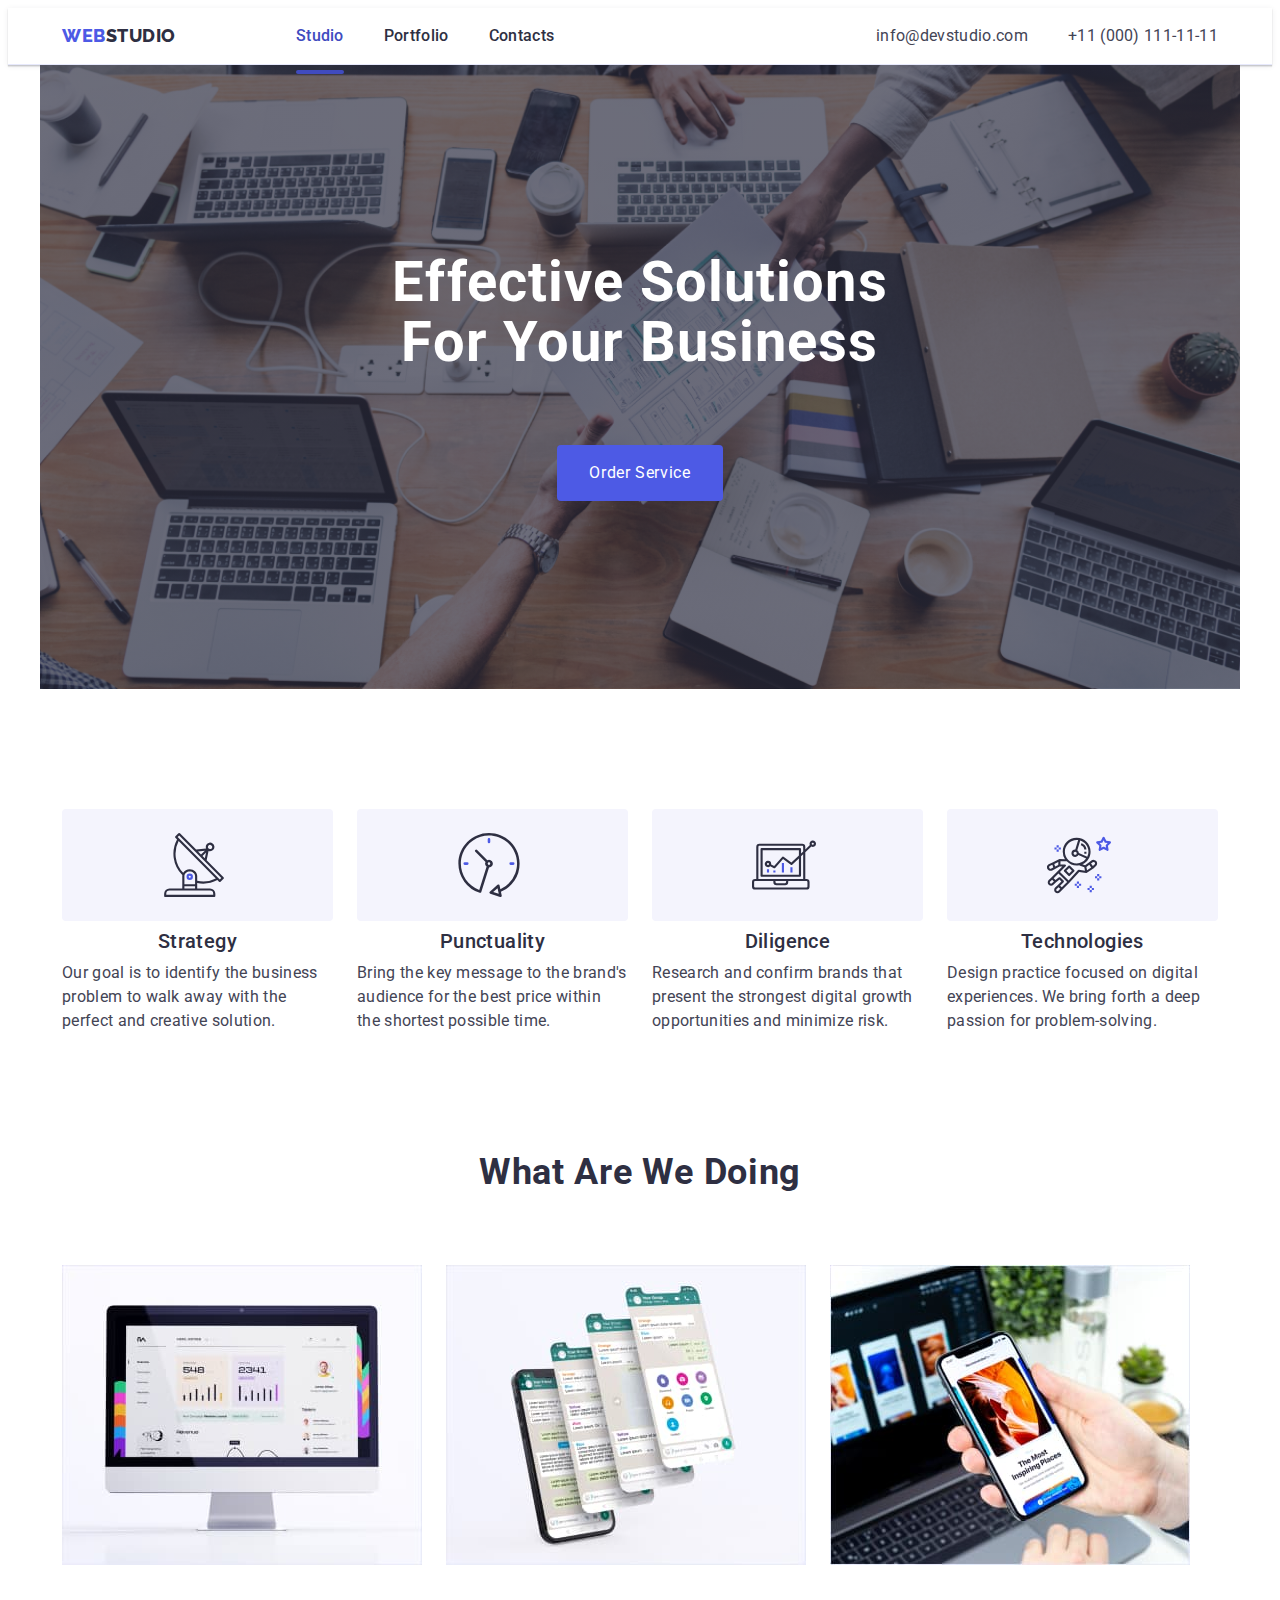
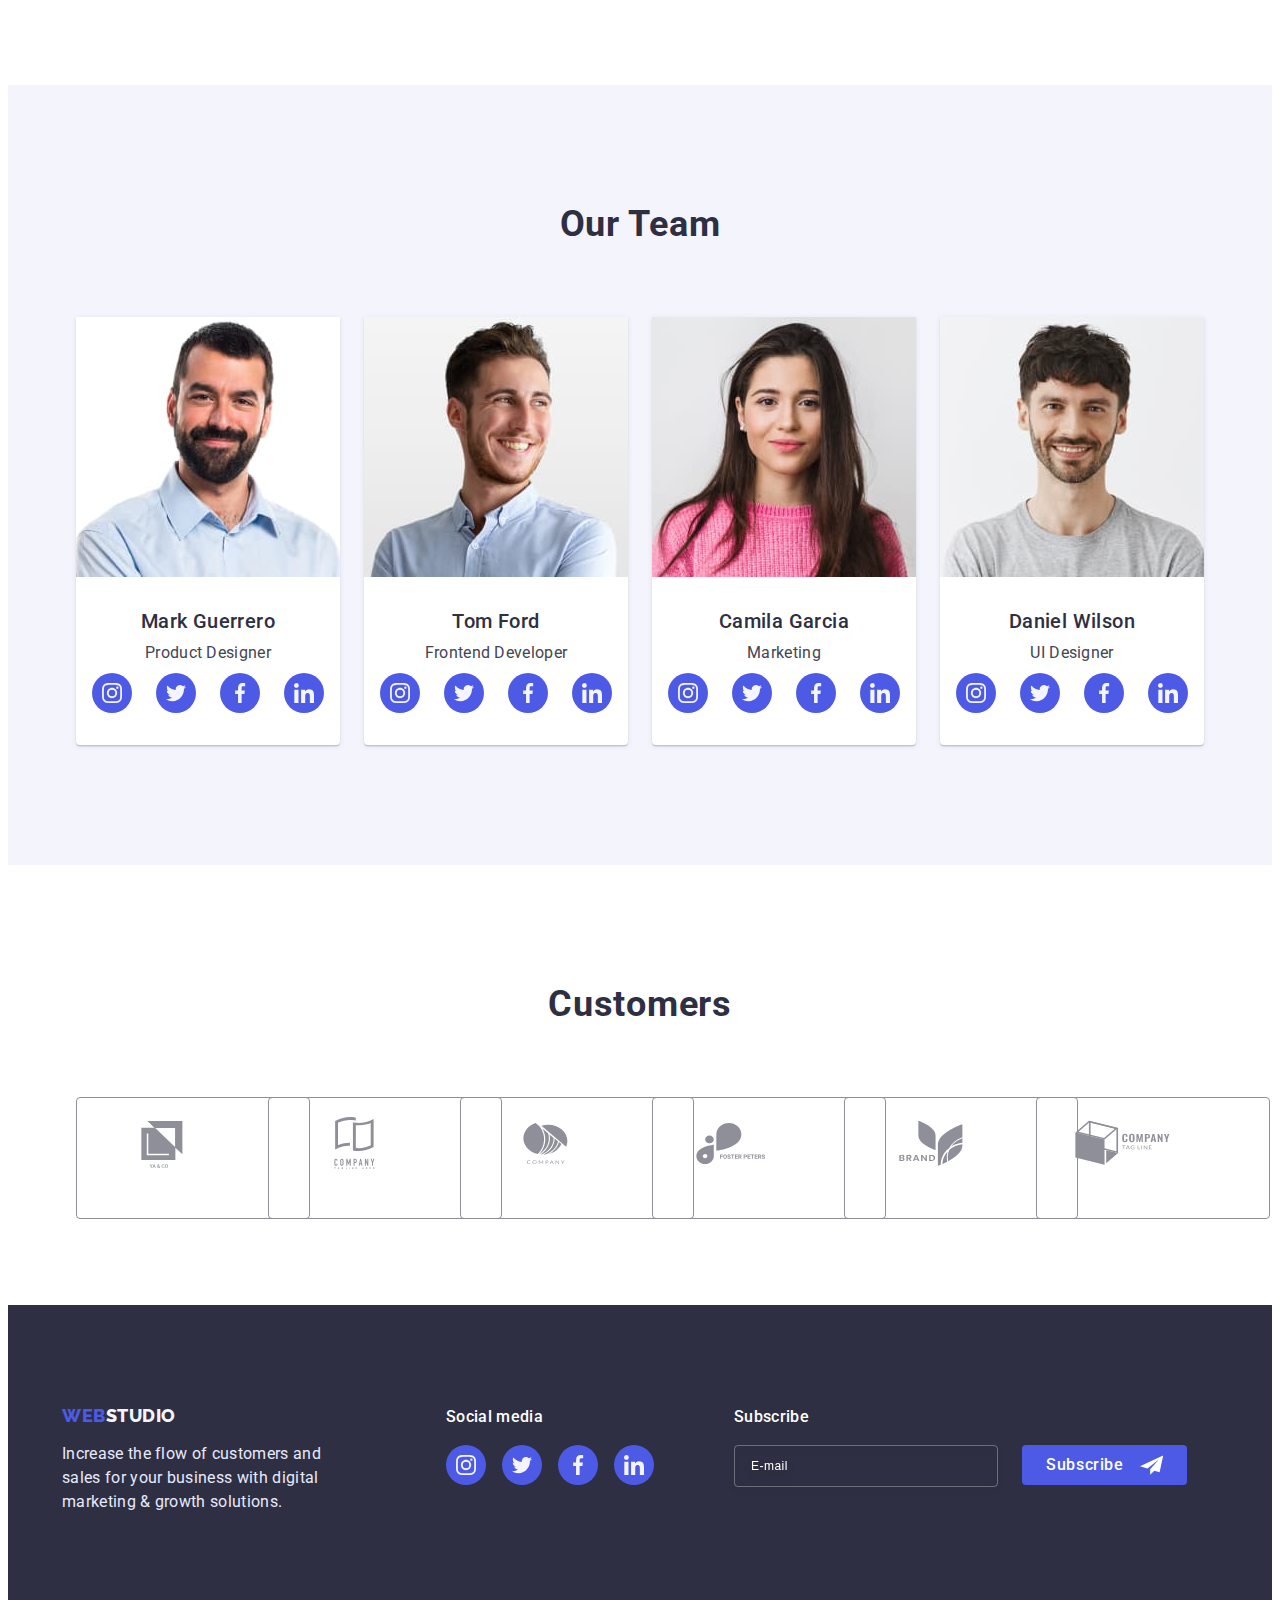
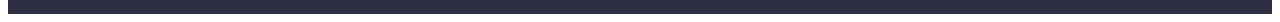
<file: index.html>
<!DOCTYPE html>
<html lang="en">
  <head>
    <meta charset="UTF-8" />
    <meta http-equiv="X-UA-Compatible" content="IE=edge" />
    <meta name="viewport" content="width=device-width, initial-scale=1.0" />
    <title>Document</title>
    <link rel="preconnect" href="https://fonts.googleapis.com" />
    <link rel="preconnect" href="https://fonts.gstatic.com" crossorigin />
    <link
      href="https://fonts.googleapis.com/css2?family=Raleway:wght@800&family=Roboto:wght@400;500;700;900&display=swap"
      rel="stylesheet"
    />
    <link
      rel="stylesheet"
      href="https://cdnjs.cloudflare.com/ajax/libs/modern-normalize/1.1.0/modern-normalize.min.css"
      integrity="sha512-wpPYUAdjBVSE4KJnH1VR1HeZfpl1ub8YT/NKx4PuQ5NmX2tKuGu6U/JRp5y+Y8XG2tV+wKQpNHVUX03MfMFn9Q=="
      crossorigin="anonymous"
      referrerpolicy="no-referrer"
    />

    <link rel="stylesheet" href="./css/styles.css" />
  </head>
  <body class="body">
    <header class="header">
      <div class="container web-container">
        <nav class="header-nav">
          <a class="logo link" href="./index.html"
            >Web<span class="header-logo">Studio</span></a
          >

          <ul class="header-list list">
            <li class="header-item">
              <a class="header-link-current link" href="./index.html">Studio</a>
            </li>
            <li class="header-item">
              <a class="header-link link" href="./portfolio.html">Portfolio</a>
            </li>
            <li class="header-item">
              <a class="header-link link" href="">Contacts</a>
            </li>
          </ul>
        </nav>
        <address class="adress">
          <ul class="address-list list">
            <li class="mail">
              <a class="address-mail link" href="mailto:info@devstudio.com"
                >info@devstudio.com</a
              >
            </li>
            <li class="tel">
              <a class="address-mail link" href="tel:+110001111111"
                >+11 (000) 111-11-11</a
              >
            </li>
          </ul>
        </address>
        <button class="menu-open-btn" data-menu-open type="button">
          <svg class="menu-mob-icon">
            <use href="./images/icons.svg#icon-charm-menu-hamburger-mob"></use>
          </svg>
        </button>
      </div>
      <!-- mobile menu -->
      <div class="mob-menu is-hidden" data-menu>
        <button class="mob-modal-close" data-menu-close type="button">
          <svg class="close">
            <use
              href="./images/symbol-defs.svg#icon-close-black-18dp-2-1"
            ></use>
          </svg>
        </button>
        <ul class="mob-menu-list list">
          <li class="mob-menu-item">
            <a class="mob-menu-link link" href="./index.html">Studio</a>
          </li>
          <li class="mob-menu-item">
            <a class="mob-menu-link link" href="./portfolio.html">Portfolio</a>
          </li>
          <li class="mob-menu-item">
            <a class="mob-menu-link link" href="">Contacts</a>
          </li>
        </ul>
        <div>
          <ul class="menu-mail-list list">
            <li class="mob-menu-tel">
              <a class="menu-tel link" href="tel:+110001111111"
                >+11 (000) 111-11-11</a
              >
            </li>
            <li class="mob-menu-mail">
              <a class="menu-mail link" href="mailto:info@devstudio.com"
                >info@devstudio.com</a
              >
            </li>
          </ul>
          <ul class="mob-soc-list list">
            <li class="mob-soc-item item">
              <a href="" class="mob-soc-link link">
                <svg class="mob-soc-icon">
                  <use href="./images/icons.svg#icon-instagram"></use>
                </svg>
              </a>
            </li>
            <li class="mob-soc-item item">
              <a href="" class="mob-soc-link link">
                <svg class="mob-soc-icon">
                  <use href="./images/icons.svg#icon-twitter"></use>
                </svg>
              </a>
            </li>
            <li class="mob-soc-item item">
              <a href="" class="mob-soc-link link">
                <svg class="mob-soc-icon">
                  <use href="./images/icons.svg#icon-facebook"></use>
                </svg>
              </a>
            </li>
            <li class="mob-soc-item item">
              <a href="" class="mob-soc-link link">
                <svg class="mob-soc-icon">
                  <use href="./images/icons.svg#icon-linkedin"></use>
                </svg>
              </a>
            </li>
          </ul>
        </div>
      </div>
    </header>

    <main>
      <!-- section-1 -->

      <section class="hero">
        <div class="container hero-title">
          <h1 class="title">Effective Solutions for Your Business</h1>
          <button class="hero-button button" data-modal-open type="button">
            Order Service
          </button>
        </div>
      </section>

      <!-- section-2 -->
      <section class="about">
        <div class="container">
          <h2 hidden class="hidden">About us</h2>
          <ul class="about-text list">
            <li class="about-list">
              <div class="about-fon">
                <svg class="about-icon">
                  <use href="./images/icons.svg#icon-antenna"></use>
                </svg>
              </div>
              <h3 class="title-about">Strategy</h3>

              <p class="title-text">
                Our goal is to identify the business problem to walk away with
                the perfect and creative solution.
              </p>
            </li>

            <li class="about-list">
              <div class="about-fon">
                <svg class="about-icon">
                  <use href="./images/icons.svg#icon-clock"></use>
                </svg>
              </div>
              <h3 class="title-about">Punctuality</h3>

              <p class="title-text">
                Bring the key message to the brand's audience for the best price
                within the shortest possible time.
              </p>
            </li>

            <li class="about-list">
              <div class="about-fon">
                <svg class="about-icon">
                  <use href="./images/icons.svg#icon-diagram-1"></use>
                </svg>
              </div>
              <h3 class="title-about">Diligence</h3>

              <p class="title-text">
                Research and confirm brands that present the strongest digital
                growth opportunities and minimize risk.
              </p>
            </li>

            <li class="about-list">
              <div class="about-fon">
                <svg class="about-icon">
                  <use href="./images/icons.svg#icon-astronaut"></use>
                </svg>
              </div>
              <h3 class="title-about">Technologies</h3>

              <p class="title-text">
                Design practice focused on digital experiences. We bring forth a
                deep passion for problem-solving.
              </p>
            </li>
          </ul>
        </div>
      </section>
      <!-- section-3 -->
      <section class="programs">
        <div class="container">
          <h2 class="programs-title">What are we doing</h2>
          <ul class="programs-item list">
            <li class="programs-list">
              <img
                srcset="./images/img-1.jpg 1x, ./images/rectangle-1-min.jpg 2x"
                src="./images/img-1.jpg"
                alt="gadgets"
                width="360"
                height="300"
              />
            </li>
            <li class="programs-list">
              <img
                srcset="./images/img-2.jpg 1x, ./images/rectangle-2-min.jpg 2x"
                src="./images/img-2.jpg"
                alt="gadgets"
                width="360"
                height="300"
              />
            </li>
            <li class="programs-list">
              <img
                srcset="./images/img-3.jpg 1x, ./images/rectangle-3-min.jpg 2x"
                src="./images/img-3.jpg"
                alt="gadgets"
                width="360"
                height="300"
              />
            </li>
          </ul>
        </div>
      </section>
      <!-- section-4 -->
      <section class="team">
        <div class="container">
          <h2 class="team-title">Our Team</h2>
          <ul class="team-item list">
            <li class="team-list">
              <img
                srcset="./images/img.jpg 1x, ./images/img-mob-1.jpg 2x"
                src="./images/img.jpg"
                alt="work people"
                width="264"
                height="260"
              />
              <div class="team-name">
                <h3 class="team-title-link">Mark Guerrero</h3>
                <p class="team-text">Product Designer</p>
                <ul class="team-soc-list list">
                  <li class="team-soc-item item">
                    <a href="" class="team-soc-link link">
                      <svg class="team-soc-icon">
                        <use href="./images/icons.svg#icon-instagram"></use>
                      </svg>
                    </a>
                  </li>
                  <li class="team-soc-item item">
                    <a href="" class="team-soc-link link">
                      <svg class="team-soc-icon">
                        <use href="./images/icons.svg#icon-twitter"></use>
                      </svg>
                    </a>
                  </li>
                  <li class="team-soc-item item">
                    <a href="" class="team-soc-link link">
                      <svg class="team-soc-icon">
                        <use href="./images/icons.svg#icon-facebook"></use>
                      </svg>
                    </a>
                  </li>
                  <li class="team-soc-item item">
                    <a href="" class="team-soc-link link">
                      <svg class="team-soc-icon">
                        <use href="./images/icons.svg#icon-linkedin"></use>
                      </svg>
                    </a>
                  </li>
                </ul>
              </div>
            </li>

            <li class="team-list">
              <img
                srcset="./images/img-1.1.jpg 1x, ./images/img-mob-2.jpg 2x"
                src="./images/img-1.1.jpg"
                alt="work people"
                width="264"
                height="260"
              />
              <div class="team-name">
                <h3 class="team-title-link">Tom Ford</h3>
                <p class="team-text">Frontend Developer</p>
                <ul class="team-soc-list list">
                  <li class="team-soc-item item">
                    <a href="" class="team-soc-link link">
                      <svg class="team-soc-icon">
                        <use href="./images/icons.svg#icon-instagram"></use>
                      </svg>
                    </a>
                  </li>
                  <li class="team-soc-item item">
                    <a href="" class="team-soc-link link">
                      <svg class="team-soc-icon">
                        <use href="./images/icons.svg#icon-twitter"></use>
                      </svg>
                    </a>
                  </li>
                  <li class="team-soc-item item">
                    <a href="" class="team-soc-link link">
                      <svg class="team-soc-icon">
                        <use href="./images/icons.svg#icon-facebook"></use>
                      </svg>
                    </a>
                  </li>
                  <li class="team-soc-item item">
                    <a href="" class="team-soc-link link">
                      <svg class="team-soc-icon">
                        <use href="./images/icons.svg#icon-linkedin"></use>
                      </svg>
                    </a>
                  </li>
                </ul>
              </div>
            </li>

            <li class="team-list">
              <img
                srcset="./images/img-2.2.jpg 1x, ./images/img-mob-3.jpg 2x"
                src="./images/img-2.2.jpg"
                alt="work people"
                width="264"
                height="260"
              />
              <div class="team-name">
                <h3 class="team-title-link">Camila Garcia</h3>
                <p class="team-text">Marketing</p>
                <ul class="team-soc-list list">
                  <li class="team-soc-item item">
                    <a href="" class="team-soc-link link">
                      <svg class="team-soc-icon">
                        <use href="./images/icons.svg#icon-instagram"></use>
                      </svg>
                    </a>
                  </li>
                  <li class="team-soc-item item">
                    <a href="" class="team-soc-link link">
                      <svg class="team-soc-icon">
                        <use href="./images/icons.svg#icon-twitter"></use>
                      </svg>
                    </a>
                  </li>
                  <li class="team-soc-item item">
                    <a href="" class="team-soc-link link">
                      <svg class="team-soc-icon">
                        <use href="./images/icons.svg#icon-facebook"></use>
                      </svg>
                    </a>
                  </li>
                  <li class="team-soc-item item">
                    <a href="" class="team-soc-link link">
                      <svg class="team-soc-icon">
                        <use href="./images/icons.svg#icon-linkedin"></use>
                      </svg>
                    </a>
                  </li>
                </ul>
              </div>
            </li>

            <li class="team-list">
              <img
                srcset="./images/img-3.3.jpg 1x, ./images/img-mob-4.jpg 2x"
                src="./images/img-3.3.jpg"
                alt="work people"
                width="264"
                height="260"
              />
              <div class="team-name">
                <h3 class="team-title-link">Daniel Wilson</h3>
                <p class="team-text">UI Designer</p>
                <ul class="team-soc-list list">
                  <li class="team-soc-item item">
                    <a href="" class="team-soc-link link">
                      <svg class="team-soc-icon">
                        <use href="./images/icons.svg#icon-instagram"></use>
                      </svg>
                    </a>
                  </li>
                  <li class="team-soc-item item">
                    <a href="" class="team-soc-link link">
                      <svg class="team-soc-icon">
                        <use href="./images/icons.svg#icon-twitter"></use>
                      </svg>
                    </a>
                  </li>
                  <li class="team-soc-item item">
                    <a href="" class="team-soc-link link">
                      <svg class="team-soc-icon">
                        <use href="./images/icons.svg#icon-facebook"></use>
                      </svg>
                    </a>
                  </li>
                  <li class="team-soc-item item">
                    <a href="" class="team-soc-link link">
                      <svg class="team-soc-icon">
                        <use href="./images/icons.svg#icon-linkedin"></use>
                      </svg>
                    </a>
                  </li>
                </ul>
              </div>
            </li>
          </ul>
        </div>
      </section>
      <!-- section 5 -->
      <section class="customers">
        <div class="container">
          <h2 class="team-title">Customers</h2>
          <div class="customers-name">
            <ul class="company-list list">
              <li class="company-item border-icon">
                <a class="company-link" href="">
                  <svg class="company-icon">
                    <use href="./images/icons.svg#icon-customer-1"></use>
                  </svg>
                </a>
              </li>
              <li class="company-item border-icon">
                <a class="company-link" href="">
                  <svg class="company-icon">
                    <use href="./images/icons.svg#icon-customer-2"></use>
                  </svg>
                </a>
              </li>
              <li class="company-item border-icon">
                <a class="company-link" href="">
                  <svg class="company-icon">
                    <use href="./images/icons.svg#icon-customer-3"></use>
                  </svg>
                </a>
              </li>
              <li class="company-item border-icon">
                <a class="company-link" href="">
                  <svg class="company-icon">
                    <use href="./images/icons.svg#icon-customer-4"></use>
                  </svg>
                </a>
              </li>
              <li class="company-item border-icon">
                <a class="company-link" href="">
                  <svg class="company-icon">
                    <use href="./images/icons.svg#icon-customer-5"></use>
                  </svg>
                </a>
              </li>
              <li class="company-item border-icon">
                <a class="company-link" href="">
                  <svg class="company-icon">
                    <use href="./images/icons.svg#icon-customer-6"></use>
                  </svg>
                </a>
              </li>
            </ul>
          </div>
        </div>
      </section>
    </main>
    <!-- footer -->
    <footer class="footer">
      <div class="container footer-web-icon">
        <div class="footer-container">
          <a class="logo link" href="./index.html"
            >Web<span class="footer-logo">Studio</span></a
          >

          <p class="footer-text">
            Increase the flow of customers and sales for your business with
            digital marketing & growth solutions.
          </p>
        </div>
        <div class="footer-soc">
          <h3 class="footer-text-icon">Social media</h3>

          <ul class="footer-soc-list list">
            <li class="footer-soc-item item">
              <a href="" class="footer-soc-link link">
                <svg class="footer-soc-icon">
                  <use href="./images/icons.svg#icon-instagram"></use>
                </svg>
              </a>
            </li>
            <li class="footer-soc-item item">
              <a href="" class="footer-soc-link link">
                <svg class="footer-soc-icon">
                  <use href="./images/icons.svg#icon-twitter"></use>
                </svg>
              </a>
            </li>
            <li class="footer-soc-item item">
              <a href="" class="footer-soc-link link">
                <svg class="footer-soc-icon">
                  <use href="./images/icons.svg#icon-facebook"></use>
                </svg>
              </a>
            </li>
            <li class="footer-soc-item item">
              <a href="" class="footer-soc-link link">
                <svg class="footer-soc-icon">
                  <use href="./images/icons.svg#icon-linkedin"></use>
                </svg>
              </a>
            </li>
          </ul>
        </div>
        <div class="button-type">
          <b class="subscribe-tittle">Subscribe</b>
          <form class="form-footer">
            <label class="subscribe-label">
              <input
                id="user-email"
                type="text"
                name="user-email"
                class="subscribe-box"
                placeholder="E-mail"
            /></label>

            <button class="footer-button" type="submit">
              <b class="button-text">Subscribe</b>
              <svg class="button-item">
                <use href="./images/icons.svg#icon-Frame-3"></use>
              </svg>
            </button>
          </form>
        </div>
      </div>
    </footer>
    <!-- modal -->
    <div class="backdrop is-hidden" data-modal>
      <div class="modal">
        <button class="modal-close" type="button" data-modal-close>
          <svg class="close">
            <use
              href="./images/symbol-defs.svg#icon-close-black-18dp-2-1"
            ></use>
          </svg>
        </button>
        <p class="form-title">Leave your contacts and we will call you back</p>
        <form class="form">
          <label class="modal-wrap" title="Your name"
            ><span class="modal-label">Name</span></label
          >

          <div class="modal-text">
            <input
              type="text"
              class="modal-input"
              name="user-name"
              id="user-name"
              required
            /><svg class="modal-icon">
              <use href="./images/icons.svg#icon-person-black-18dp-1"></use>
            </svg>
          </div>

          <label class="modal-wrap" title="Your number"
            ><span class="modal-label">Phone</span></label
          >

          <div class="modal-text">
            <input
              type="tel"
              class="modal-input"
              name="user-phone"
              id="user-phone"
              required
            /><svg class="modal-icon">
              <use href="./images/icons.svg#icon-phone-black-18dp-1"></use>
            </svg>
          </div>

          <label class="modal-wrap" title="Your email"
            ><span class="modal-label">Email</span></label
          >

          <div class="modal-text">
            <input
              type="email"
              class="modal-input"
              name="user-mail"
              id="user-mail"
              required
            /><svg class="modal-icon">
              <use href="./images/icons.svg#icon-email-black-18dp-1"></use>
            </svg>
          </div>

          <label class="coment-wrap" title="Your comment">
            <span class="modal-label">Comment</span></label
          >
          <div class="modal-text">
            <textarea
              placeholder="Text input"
              class="modal-textarea"
              name="text-input"
              id="text-input"
            ></textarea>
          </div>

          <div class="modal-field">
            <input
              type="checkbox"
              name="user-privacy"
              id="privacy"
              value="true"
              class="modal-chec visually-hidden"
            />
            <label for="privacy" class="chec-text">
              <span>
                <svg class="chec-icon">
                  <use href="./images/icons.svg#icon-Vector-1"></use>
                </svg>
              </span>
              I accept the terms and conditions of the<a class="policy" href=""
                >Privacy Policy</a
              ></label
            >
          </div>

          <button class="submit-button button" type="submit">Send</button>
        </form>
      </div>
    </div>
    <script src="./js/modal.js"></script>
    <script src="./js/mobile-menu.js"></script>
  </body>
</html>
</file>
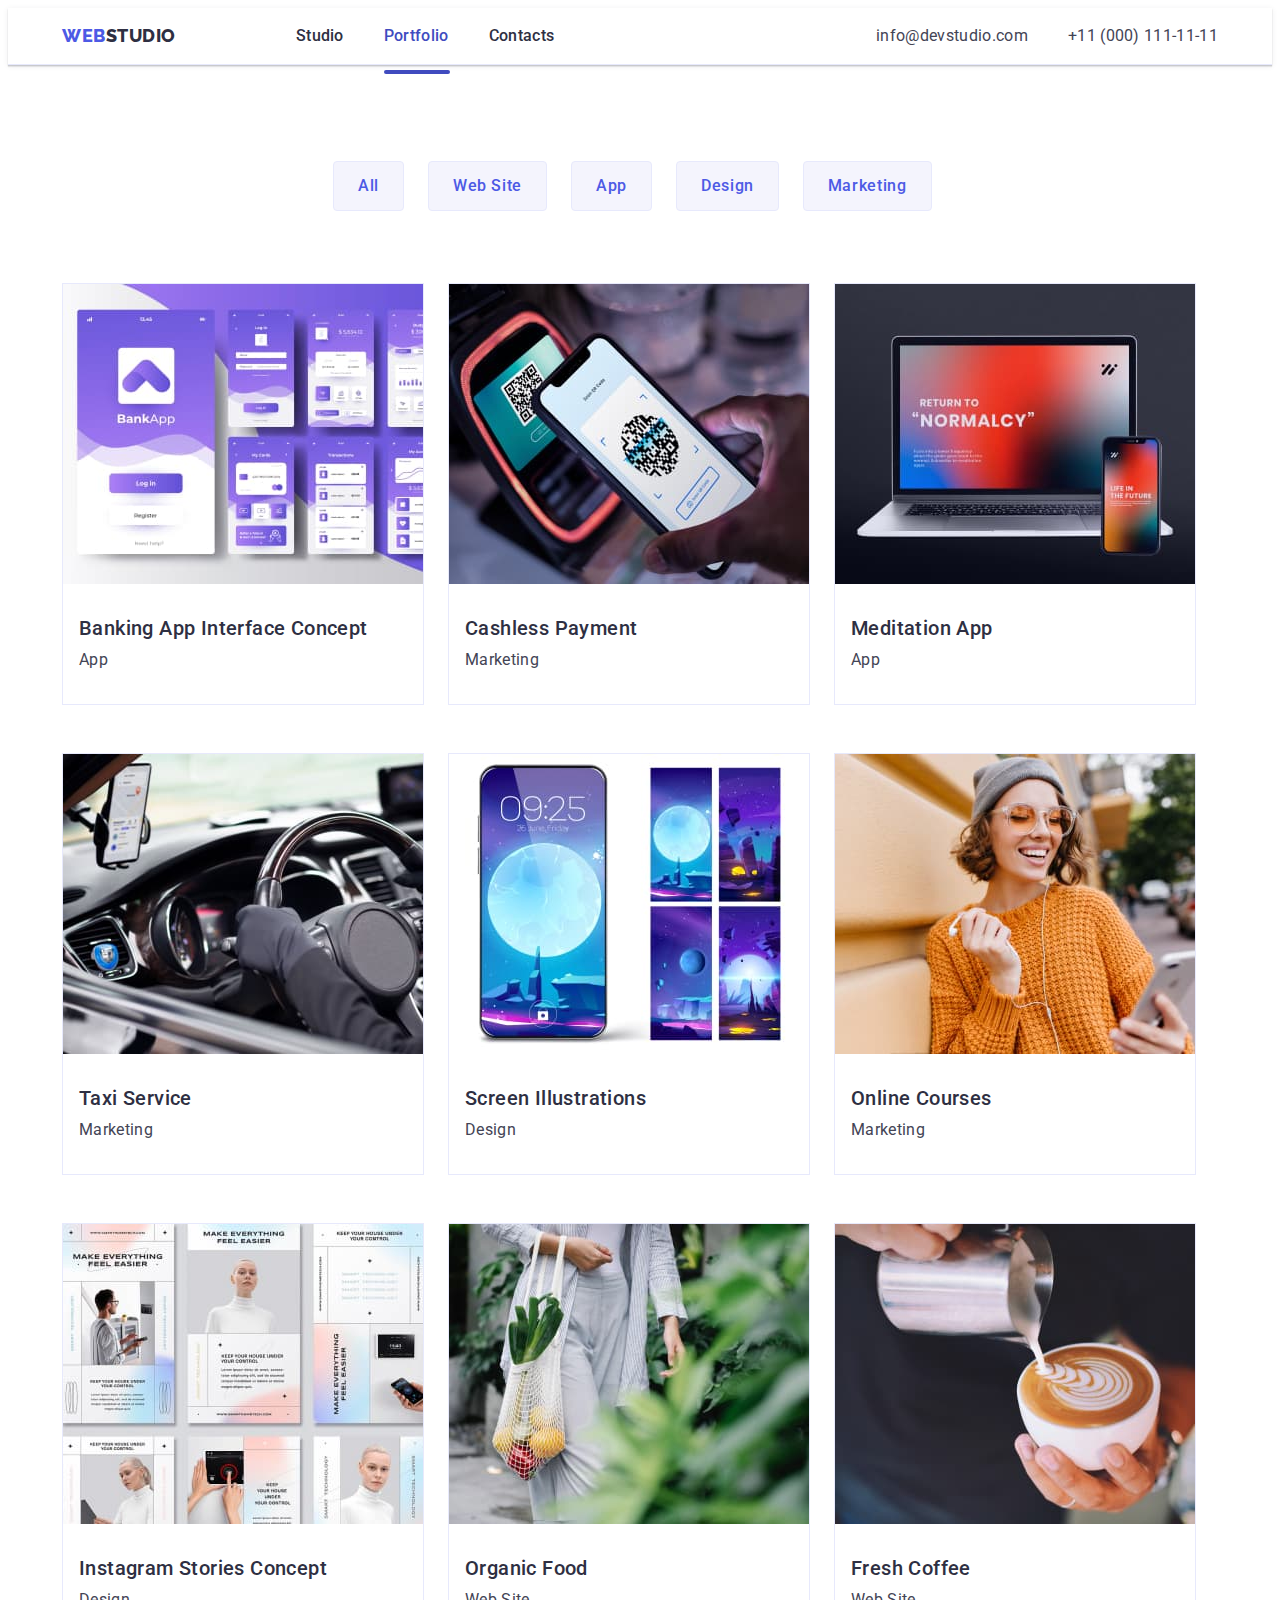
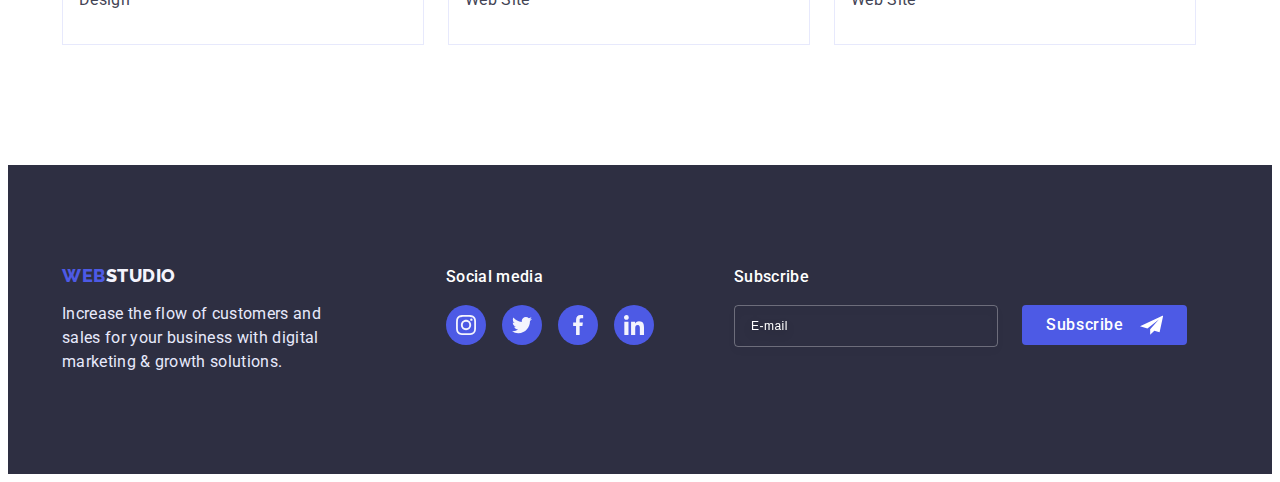
<file: portfolio.html>
<!DOCTYPE html>
<html lang="en">
  <head>
    <meta charset="UTF-8" />
    <meta http-equiv="X-UA-Compatible" content="IE=edge" />
    <meta name="viewport" content="width=device-width, initial-scale=1.0" />
    <title>Portfolio</title>
    <link rel="preconnect" href="https://fonts.googleapis.com" />
    <link rel="preconnect" href="https://fonts.gstatic.com" crossorigin />
    <link
      href="https://fonts.googleapis.com/css2?family=Raleway:wght@800&family=Roboto:wght@400;500;700;900&display=swap"
      rel="stylesheet"
    />
    <link
      rel="stylesheet"
      href="https://cdnjs.cloudflare.com/ajax/libs/modern-normalize/1.1.0/modern-normalize.min.css"
      integrity="sha512-wpPYUAdjBVSE4KJnH1VR1HeZfpl1ub8YT/NKx4PuQ5NmX2tKuGu6U/JRp5y+Y8XG2tV+wKQpNHVUX03MfMFn9Q=="
      crossorigin="anonymous"
      referrerpolicy="no-referrer"
    />

    <link rel="stylesheet" href="./css/styles.css" />
  </head>

  <body class="body">
    <header class="header">
      <div class="container web-container">
        <nav class="header-nav">
          <a class="logo link" href="./index.html"
            >Web<span class="header-logo">Studio</span></a
          >
          <ul class="header-list list">
            <li class="header-item">
              <a class="header-link link" href="./index.html">Studio</a>
            </li>
            <li class="header-item">
              <a class="header-link-top link" href="./portfolio.html"
                >Portfolio</a
              >
            </li>
            <li class="header-item">
              <a class="header-link link" href="">Contacts</a>
            </li>
          </ul>
        </nav>

        <address class="adress">
          <ul class="address-list list">
            <li class="address-link">
              <a class="address-mail link" href="mailto:info@devstudio.com"
                >info@devstudio.com</a
              >
            </li>
            <li class="address-link tel">
              <a class="address-mail link" href="tel:+110001111111"
                >+11 (000) 111-11-11</a
              >
            </li>
          </ul>
        </address>
      </div>
    </header>
    <main>
      <!-- секція 1 -->
      <section class="hero-none">
        <div class="container">
          <h1 hidden class="hidden">All buttos</h1>
          <ul class="hero-list list">
            <li class="hero-btn">
              <button class="hero-btn-list btn" type="button">All</button>
            </li>
            <li class="hero-btn">
              <button class="hero-btn-list btn" type="button">Web Site</button>
            </li>
            <li class="hero-btn">
              <button class="hero-btn-list btn" type="button">App</button>
            </li>
            <li class="hero-btn">
              <button class="hero-btn-list btn" type="button">Design</button>
            </li>
            <li class="hero-btn">
              <button class="hero-btn-list btn" type="button">Marketing</button>
            </li>
          </ul>
        </div>

        <!-- 2 -->

        <div class="container">
          <ul class="about-service list">
            <li class="servise-item border">
              <a class="link" href=""
                ><div class="overlay-card">
                  <img
                    src="./images/img-19.jpg"
                    alt="apps"
                    width="360"
                    height="300"
                  />
                  <p class="overlay">
                    14 Stylish and User-Friendly App Design Concepts · Task
                    Manager App · Calorie Tracker App · Exotic Fruit Ecommerce
                    App · Cloud Storage App
                  </p>
                </div>

                <h2 class="title-service">Banking App Interface Concept</h2>
                <p class="service-text">App</p>
              </a>
            </li>
            <li class="servise-item border">
              <a class="link" href=""
                ><div class="overlay-card">
                  <img
                    src="./images/img-11.jpg"
                    alt="apps"
                    width="360"
                    height="300"
                  />
                  <p class="overlay">
                    14 Stylish and User-Friendly App Design Concepts · Task
                    Manager App · Calorie Tracker App · Exotic Fruit Ecommerce
                    App · Cloud Storage App
                  </p>
                </div>

                <h2 class="title-service">Cashless Payment</h2>
                <p class="service-text">Marketing</p>
              </a>
            </li>
            <li class="servise-item border">
              <a class="link" href=""
                ><div class="overlay-card">
                  <img
                    src="./images/img-12.jpg"
                    alt="apps"
                    width="360"
                    height="300"
                  />
                  <p class="overlay">
                    14 Stylish and User-Friendly App Design Concepts · Task
                    Manager App · Calorie Tracker App · Exotic Fruit Ecommerce
                    App · Cloud Storage App
                  </p>
                </div>

                <h2 class="title-service">Meditation App</h2>
                <p class="service-text">App</p>
              </a>
            </li>

            <!-- 3 -->

            <li class="servise-item border">
              <a class="link" href=""
                ><div class="overlay-card">
                  <img
                    src="./images/img-13.jpg"
                    alt="marketing"
                    width="360"
                    height="300"
                  />
                  <p class="overlay">
                    14 Stylish and User-Friendly App Design Concepts · Task
                    Manager App · Calorie Tracker App · Exotic Fruit Ecommerce
                    App · Cloud Storage App
                  </p>
                </div>

                <h2 class="title-service">Taxi Service</h2>
                <p class="service-text">Marketing</p>
              </a>
            </li>
            <li class="servise-item border">
              <a class="link" href=""
                ><div class="overlay-card">
                  <img
                    src="./images/img-14.jpg"
                    alt="marketing"
                    width="360"
                    height="300"
                  />
                  <p class="overlay">
                    14 Stylish and User-Friendly App Design Concepts · Task
                    Manager App · Calorie Tracker App · Exotic Fruit Ecommerce
                    App · Cloud Storage App
                  </p>
                </div>

                <h2 class="title-service">Screen Illustrations</h2>
                <p class="service-text">Design</p>
              </a>
            </li>
            <li class="servise-item border">
              <a class="link" href=""
                ><div class="overlay-card">
                  <img
                    src="./images/img-15.jpg"
                    alt="marketing"
                    width="360"
                    height="300"
                  />
                  <p class="overlay">
                    14 Stylish and User-Friendly App Design Concepts · Task
                    Manager App · Calorie Tracker App · Exotic Fruit Ecommerce
                    App · Cloud Storage App
                  </p>
                </div>

                <h2 class="title-service">Online Courses</h2>
                <p class="service-text">Marketing</p>
              </a>
            </li>

            <!-- 4 -->

            <li class="servise-item border">
              <a class="link" href=""
                ><div class="overlay-card">
                  <img
                    src="./images/img-16.jpg"
                    alt="sites"
                    width="360"
                    height="300"
                  />
                  <p class="overlay">
                    14 Stylish and User-Friendly App Design Concepts · Task
                    Manager App · Calorie Tracker App · Exotic Fruit Ecommerce
                    App · Cloud Storage App
                  </p>
                </div>

                <h2 class="title-service">Instagram Stories Concept</h2>
                <p class="service-text">Design</p>
              </a>
            </li>
            <li class="servise-item border">
              <a class="link" href=""
                ><div class="overlay-card">
                  <img
                    src="./images/img-17.jpg"
                    alt="sites"
                    width="360"
                    height="300"
                  />
                  <p class="overlay">
                    14 Stylish and User-Friendly App Design Concepts · Task
                    Manager App · Calorie Tracker App · Exotic Fruit Ecommerce
                    App · Cloud Storage App
                  </p>
                </div>

                <h2 class="title-service">Organic Food</h2>
                <p class="service-text">Web Site</p>
              </a>
            </li>
            <li class="servise-item border">
              <a class="link" href=""
                ><div class="overlay-card">
                  <img
                    src="./images/img-18.jpg"
                    alt="sites"
                    width="360"
                    height="300"
                  />
                  <p class="overlay">
                    14 Stylish and User-Friendly App Design Concepts · Task
                    Manager App · Calorie Tracker App · Exotic Fruit Ecommerce
                    App · Cloud Storage App
                  </p>
                </div>

                <h2 class="title-service">Fresh Coffee</h2>
                <p class="service-text">Web Site</p>
              </a>
            </li>
          </ul>
        </div>
      </section>
    </main>
    <!-- footer -->
    <footer class="footer">
      <div class="container footer-web-icon">
        <div class="footer-container">
          <a class="logo link" href="./index.html"
            >Web<span class="footer-logo">Studio</span></a
          >

          <p class="footer-text">
            Increase the flow of customers and sales for your business with
            digital marketing & growth solutions.
          </p>
        </div>
        <div class="footer-soc">
          <h3 class="footer-text-icon">Social media</h3>

          <ul class="footer-soc-list list">
            <li class="footer-soc-item item">
              <a href="" class="footer-soc-link link">
                <svg class="footer-soc-icon">
                  <use href="./images/icons.svg#icon-instagram"></use>
                </svg>
              </a>
            </li>
            <li class="footer-soc-item item">
              <a href="" class="footer-soc-link link">
                <svg class="footer-soc-icon">
                  <use href="./images/icons.svg#icon-twitter"></use>
                </svg>
              </a>
            </li>
            <li class="footer-soc-item item">
              <a href="" class="footer-soc-link link">
                <svg class="footer-soc-icon">
                  <use href="./images/icons.svg#icon-facebook"></use>
                </svg>
              </a>
            </li>
            <li class="footer-soc-item item">
              <a href="" class="footer-soc-link link">
                <svg class="footer-soc-icon">
                  <use href="./images/icons.svg#icon-linkedin"></use>
                </svg>
              </a>
            </li>
          </ul>
        </div>
        <div class="button-type">
          <b class="subscribe-tittle">Subscribe</b>
          <form class="form-footer">
            <label class="subscribe-label">
              <input
                id="user-email"
                type="text"
                name="user-email"
                class="subscribe-box"
                placeholder="E-mail"
            /></label>

            <button class="footer-button" type="submit">
              <b class="button-text">Subscribe</b>
              <svg class="button-item">
                <use href="./images/icons.svg#icon-Frame-3"></use>
              </svg>
            </button>
          </form>
        </div>
      </div>
    </footer>
  </body>
</html>
</file>
<file: css/styles.css>
body {
    font-family: 'Roboto', sans-serif;
    color: #434455
       
}
:root {
        --main-title-color: #ffffff ;
        --second-title-color: #2E2F42;
        --paragraph-title-font-family: 'Roboto',
        sans-serif;
        --adres-title-color: #434455;
        --color-background: #404BBF;
        --speed-transform:250ms cubic-bezier(0.4, 0, 0.2, 1);
       
}

img {
        display: block;
}
.visually-hidden {
        position: absolute;
        width: 1px;
        height: 1px;
        margin: -1px;
        border: 0;
        padding: 0;

        white-space: nowrap;
        clip-path: inset(100%);
        clip: rect(0 0 0 0);
        overflow: hidden;
}
/* resset------------------------------------------------------------- */

p, h1, h2, h3, h4, h5, h6 {
        margin: 0;
}
ul {
        padding-left: 0;
        margin: 0;
}
button, btn {
        cursor: pointer;
}



/* логотип ----------------------------------------------------------*/
.logo {
        font-style: normal;
        font-weight: 800;
        font-family: 'Raleway', sans-serif;
        font-size: 18px;
        line-height: 1.17;
        display: flex;
        align-items: center;
        letter-spacing: 0.03em;
        text-transform: uppercase;
        color: #4D5AE5;
       
        /* filter: drop-shadow(0px 4px 4px rgba(0, 0, 0, 0.25)); */
        transition: var(--speed-transform);
}


.header-logo {
        font-style: normal;
        font-weight: 800;
        font-family: 'Raleway', sans-serif;
        font-size: 18px;
        line-height: 1.17;
        display: flex;
        align-items: center;
        letter-spacing: 0.03em;
        text-transform: uppercase;
        color: #2E2F42;
}

.web-container {
        
        display: flex;
        align-items: center; 
        justify-content: space-between;
        background: #FFFFFF;
       
}

.header-list {
        display: none;
       
}

.header-item {
        
}


.link {
        text-decoration: none;
}
.header {
        padding-top: 24px;
                padding-bottom: 24px;
border-bottom: 1px solid #E7E9FC;
        box-shadow: 0px 2px 1px rgba(46, 47, 66, 0.08), 0px 1px 1px rgba(46, 47, 66, 0.16), 0px 1px 6px rgba(46, 47, 66, 0.08);
        
}

.header-nav {
       display: flex;
       align-items: center;
       
}

.menu-open-btn {
        background-color: transparent;
        border: none;
}
.menu-mob-icon {
        width: 32px;
                height: 22px;
                stroke: #2e2f42;
}


.mob-menu {
position: fixed;
        z-index: 100;
        display: flex;
        flex-direction: column;
        justify-content: space-between;
        top: 0;
        width: 100%;
        height: 100%;
        background-color: #ffffff;
        padding: 80px 24px 40px 40px;
        overflow: auto;
        transition: opacity, visibility;
        transition-duration: 300ms;
        transition-timing-function: linear;
}


.mob-modal-close {
        position: absolute;
                top: 24px;
                right: 24px;
                display: flex;
                justify-content: center;
                align-items: center;
                width: 24px;
                height: 24px;
                background-color: rgba(231, 233, 252, 0.1);
                border: 1px solid rgba(46, 47, 66, 0.1);
                border-radius: 50%;
}

.close {}

.mob-menu-list {}
.menu-mail-list {
        margin-bottom: 48px;
}

.mob-menu-item {
     margin-bottom: 40px;
}

.mob-menu-link {
        text-decoration: none;
                font-size: 36px;
                font-weight: 700;
                line-height: 1.111;
                letter-spacing: .02em;
                color: #2E2F42;
                
                transition: var(--speed-transform);
}
.mob-menu-link.link:is(:hover, :focus) {
        color: #404BBF;
}


.menu-mail {
        font-style: normal;
                font-weight: 500;
                line-height: 1.2;
                letter-spacing: .02em;
                color: #434455;
                text-decoration: none;
        }


.mob-menu-mail {}

.menu-tel {
        font-weight: 700;
                font-size: 36px;
                line-height: 1.11;
                letter-spacing: 0.02em;
                text-transform: capitalize;
                font-style: normal;
                color: #2E2F42;
                
                
}
.mob-menu-tel {
        margin-bottom: 40px;
}

.mob-soc-list {
        display: inline-flex;
        flex-wrap: wrap;
        gap: 56px;
}

.mob-soc-item {}

.mob-soc-link {
        width: 40px;
        height: 40px;
        display: flex;
        align-items: center;
        justify-content: center;
        border-radius: 50%;
        background-color: #4D5AE5;
}
.mob-soc-link:hover,
.mob-soc-link:focus {
        background: #31D0AA;

}

.mob-soc-icon {
        width: 20px;
        height: 20px;
        fill: #F4F4FD;

}

.header-link-top {
        color: #404BBF;
        position: relative;
        font-weight: 500;
        font-size: 16px;
        line-height: 1.5;
        letter-spacing: 0.02em;
        transition: var(--speed-transform);
}




.header-link-top::after {
        content: '';
        position: absolute;
        width: 66px;
        height: 4px;
        background: #404BBF;
        border-radius: 2px;
        top: 44px;
        left: 0px;
        
}
.header-link-current::after {
        content: '';
        position: absolute;
        width: 48px;
        height: 4px;
        background: #404BBF;
        border-radius: 2px;
        top: 44px;
        left: 0px;


}
.header-link-current {
        color: #404BBF;
        position: relative;
        font-weight: 500;
        font-size: 16px;
        line-height: 1.5;
        letter-spacing: 0.02em;
        transition: var(--speed-transform);
}

.header-link {
        position: relative;
        font-weight: 500;
        font-size: 16px;
        line-height: 1.5;
        letter-spacing: 0.02em;
        color: #2E2F42;
        transition:var(--speed-transform);
}


.link:is(:hover, :focus, :active) {
        color: var(--color-background)
    
}
/* адреса------------------------------------------------------------- */



.link {
        text-decoration: none;

}

.list {
        list-style: none;
}

.adress {
        
        font-style: normal;
}


.tel {
        
}
.address-list {
        display: none;
}
    



/* секція 1 --студія-----------------------------------------*/
.container {
        
        padding-left: 15px;
        padding-right: 15px;



}


.title {
        
                max-width: 320px;
                margin: 0 auto;
                font-weight: 700;
                font-size: 36px;
                line-height: calc(40/36);
                letter-spacing: 0.02em;
                text-transform: capitalize;
                color: #ffffff;
        
        
        
}

.hero {

        max-width: 428px;
        margin-right: auto;
        margin-left: auto;
        padding-top: 112px;
        padding-bottom: 112px;
        background: var(--second-title-color);
        background-image: linear-gradient(rgba(46, 47, 66, 0.7),rgba(46, 47, 66, 0.7)), url(../images/Dark-bg-mob-1.jpg);
        background-position: center;
        background-size: cover;
        background-repeat: no-repeat;
        text-align: center;
}
@media (min-device-pixel-ratio: 2),
(min-resolution: 192dpi),
(min-resolution: 2dppx) {
        .hero {
                background-image: linear-gradient(rgba(46, 47, 66, 0.7), rgba(46, 47, 66, 0.7)), url(../images/Dark-bg-mob-2.jpg);

        }
}

.hero-title {
        
        /* text-align: center;
        margin-left: auto;
        margin-right: auto;
        max-width: 2560px; */
}

/* кнопки ---------------------------------------------*/


.hero-button{
        font-family: var(--paragraph-title-font-family);
        font-size: 16px;
        line-height: 1.5;
        letter-spacing: 0.04em;
        color: #FFFFFF;
        background: #4D5AE5;
        border: transparent;
        border-radius: 4px;
        display: block;
        margin: 0 auto;
        padding: 16px 32px;
        margin-top: 72px;

        
}
.button {
 transition:var(--speed-transform);
}



.hero-button:is(:hover, :focus, :active) {
        
        color: #FFFFFF;
        background: var(--color-background);
        box-shadow: 0px 4px 4px rgba(0, 0, 0, 0.15);
       
       
}

.hero-list {
       margin-left: 271px;
        display: flex;
        flex-wrap: wrap;
       gap: 24px;
                
}

.hero-btn-list {
        font-family: var(--paragraph-title-font-family);
        font-style: normal;
        font-weight: 500;
        font-size: 16px;
        line-height: 1.5;
        letter-spacing: 0.04em;
        color: #4D5AE5;
        background: #F4F4FD;
    
        display: flex;
        flex-direction: row;
        padding: 12px 24px;
        border: 1px solid #E7E9FC;
        border-radius: 4px;
        
}
.hero-btn {
 
}
.btn {
     transition:var(--speed-transform);    
}

.btn:hover, 
.btn:focus {
        color: #FFFFFF;
        background: var(--color-background);
        border: 1px solid var(--color-background);
        box-shadow: 0px 1px 6px rgba(46, 47, 66, 0.08), 0px 1px 1px rgba(46, 47, 66, 0.16), 0px 2px 1px rgba(46, 47, 66, 0.08);
        
}


.btn:active {
        color: #FFFFFF;
}

.hero-none {
        padding-top: 96px;
}



/* секція  2 ----портфоліо---------------------------------------*/
.border {
       
}



.about-service {
        
        display: flex;
        flex-wrap: wrap;
        gap: 48px 24px;
        margin-top: 72px;
        padding-bottom: 120px;
}

.servise-item {
        background: #FFFFFF;
        border: 1px solid #E7E9FC;
        width: 360px;
        height: 420px;
        transition:var(--speed-transform);
       
       
}

.overlay-card {
        position: relative;
        overflow: hidden;
       
        
      
}

.overlay {
       
        padding: 40px 32px 164px 32px;
        position: absolute;
        top: 0;
        font-style: normal;
        font-weight: 400;
        font-size: 16px;
        line-height: 1.5;
        letter-spacing: 0.02em;
        color: #F4F4FD;
        background-color: #4D5AE5;
        background-blend-mode: soft-light;
        mix-blend-mode: normal;
        height: 100%;
        width: 100%;
        transform: translateY(100%);
        transition: var(--speed-transform);
     
}
.servise-item:hover .overlay {
        transform: translateY(0);
        
}

.border:hover {
        border: 1px solid #F4F4FD;
        box-shadow: 0px 1px 6px rgba(46, 47, 66, 0.08), 0px 1px 1px rgba(46, 47, 66, 0.16), 0px 2px 1px rgba(46, 47, 66, 0.08);
        
}
.title-service {
        font-style: normal;
        font-weight: 500;
        font-size: 20px;
        line-height: 1.2;
        letter-spacing: 0.02em;
        color: var(--second-title-color);
        margin: 32px 54px 8px 16px;
}

.service-text {
        font-size: 16px;
        line-height: 1.5;
        letter-spacing: 0.02em;
        color: var(--adres-title-color);
        margin-left: 16px;
        padding-bottom: 32px;

}



/* секція 2 --------студія----------------------------------- */


.about-fon {
        display: none;
}

.about {
        padding-top: 96px;
        padding-bottom: 96px;
        
}
.about-text {
        
        display: flex;
                flex-direction: column;
                gap: 72px;
        }
        

        
        

.about-list {
   width: 100%;
       
       
}

.title-about {
        font-style: normal;
        font-weight: 700;
        font-size: 36px;
        line-height: 40px;
        text-align: center;
        letter-spacing: 0.02em;
        text-transform: capitalize;
        color: #2E2F42;
        margin-bottom: 8px;

        
}

.title-text {
       
       
        font-weight: 500;
        font-style: normal;
        font-size: 16px;
        line-height: 1.5;
        letter-spacing: 0.02em;
        color: var(--adres-title-color);
       
       
        
}
.list {
        list-style: none;
}

/* секція  3 -----студія-------------------------------------------*/

.programs {
        display: none;
}



/* секція  4 -------студія-----------------------------------*/
.team {
       
        background: #F4F4FD;
        
        
        
        
}




.team-soc-list {
        display: flex;
        flex-wrap: wrap;
        justify-content: center;
        gap: 24px;
        margin-top: 8px;
}



.team-soc-item {
        width: 40px;
        height: 40px;
        transition: var(--speed-transform);
}





.team-soc-icon {
        width: 20px;
        height: 20px;
        fill:#F4F4FD;
        transition: var(--speed-transform);
}






.team-list {
        background: #FFFFFF;
        box-shadow: 0px 1px 6px rgba(46, 47, 66, 0.08), 0px 1px 1px rgba(46, 47, 66, 0.16), 0px 2px 1px rgba(46, 47, 66, 0.08);
        border-radius: 0px 0px 4px 4px;
}


.team-title {
        font-style: normal;
        font-weight: 700;
        font-size: 36px;
        line-height: 1.11;
        text-align: center;
        letter-spacing: 0.02em;
        text-transform: capitalize;
        color: #2E2F42;
        padding-top: 96px;
        margin-bottom: 72px;
        
}

.team-item {
        display: flex;
        flex-wrap: wrap;
        gap: 72px 24px;
        padding-bottom: 96px;
        justify-content: center;
       
}
.container {
        margin: 0 auto;
}


.team-name {
padding: 32px 16px;
}

.team-title-link {
        font-style: normal;
        font-weight: 500;
        font-size: 20px;
        line-height: 1.2;
        text-align: center;
        letter-spacing: 0.02em;
        color: #2E2F42;
        margin-bottom: 8px;
}

.team-text {
        
        font-size: 16px;
        line-height: 1.5;
        text-align: center;
        letter-spacing: 0.02em;
        color: var(--adres-title-color);
        margin-bottom: 8px;

}
.team-soc-link {
        width: 40px;
        height: 40px;
        display: flex;
        align-items: center;
        justify-content: center;
        border-radius: 50%;
        background-color: #4D5AE5;
        transition:var(--speed-transform);
}

.team-soc-link:is(:hover, :focus, :active) {
        background-color: var(--color-background);
        

}


/* секція 5-------------------------------------------------------- */

.customers {
        padding-bottom: 96px;
        
}
.team-title {
       


}

.customers-name {}

.company-list {
        display: flex;
        justify-content: center;
        flex-wrap: wrap;
       gap: 24px 16px;
}

.company-item {
        
        
}


.company-link {
        width: 168px;
        height: 88px;
        justify-content: center;
        align-items: center;
        display: block;
        border: 1px solid#8E8F99;
        border-radius: 4px;
        padding: 16px 32px;
        transition: var(--speed-transform);     
    }

.company-link:is(:hover, :focus) {
        border: 1px solid var(--color-background) ;
        
}
.company-link:is(:hover, :focus) .company-icon {
        fill: var(--color-background);
        
        
}

        
.company-icon {
        display: block;
        width: 104px;
        height: 56px;
        fill: #8E8F99;
        transition:var(--speed-transform);
}




.border-icon {

                
}




/* футер -----------------------------------------------------------*/




.footer-logo {
        
        color: #f4f4fd;
        
}

.footer-text {
        
        font-size: 16px;
        line-height: 1.5;
        letter-spacing: 0.02em;
        color: #E7E9FC;

        max-width: 264px;
        height: 72px;
        left: 156px;
        top: 2418px;
        margin-top: 16px;
        
}
.footer {
background: var(--second-title-color);

padding-top: 96px;
padding-bottom: 96px;


}
.footer-web-icon {
        display: flex;
        flex-direction: row;
        flex-wrap: wrap;
        gap: 72px 24px;
                
        
}

.footer-container {
       justify-content: center;
        display: flex;
        flex-direction: column;
       margin: 0 auto;
       align-items: center;

}

.footer-soc {
        width: 208px;;
        height: 80px;
        display: flex;
        flex-direction: column;
       justify-content: center;
       margin: 0 auto;

}

.footer-text-icon {
        
        text-align: center;
        font-style: normal;
        font-weight: 500;
        font-size: 16px;
        line-height: 1.5;
        letter-spacing: 0.02em;
        color: #FFFFFF;
        margin-bottom: 16px;
}

.footer-soc-list {
        
        display: inline-flex;
        flex-wrap: wrap;
        gap: 16px;
}



.footer-soc-item {
       
}



.footer-soc-link {
        width: 40px;
        height: 40px;
        display: flex;
        align-items: center;
        justify-content: center;
        border-radius: 50%;
        background-color: #4D5AE5;
        
       
}
.footer-soc-link:hover,
.footer-soc-link:focus {
        background: #31D0AA;
       
}

.form-footer {
        
        display: flex;
        flex-wrap: wrap;
        
        justify-content: center;
        
        
}

.footer-soc-icon {
        width: 20px;
        height: 20px;
        fill: #F4F4FD;
        
        
}

.subscribe-tittle {
        text-align: center;
                font-weight: 500;
                line-height: 1.5;
                letter-spacing: 0.02em;
        color: #FFFFFF;
                margin-bottom: 16px;
        }
        
        

.subscribe-label {
        
        width: 100%;
        font-weight: 400;
        font-size: 12px;
        line-height: 24px;
        display: flex;
        margin-bottom: 16px;
        align-items: center;
        letter-spacing: 0.04em;
        transition: border-color 250ms cubic-bezier(0.4, 0, 0.2, 1);
}
.subscribe-box {


       width: 100%;
       height: 40px;
        border: 1px solid rgba(255, 255, 255, 0.3);
        filter: drop-shadow(0px 4px 4px rgba(0, 0, 0, 0.15));
        border-radius: 4px;
        background-color:transparent;
        padding: 0 16px;
        font-size: 12px;
        line-height: 1.33;
        letter-spacing: 0.04em;
        color: #ffffff;
       
        
}
.subscribe-box::placeholder {
        color: #ffffff;
}


.footer-button:hover,
.footer-button:focus {
        background: #31D0AA;
}
.button-type {
        width: 100%;
        display: flex;
        /* align-items: center; */
        flex-direction: column;
        
 
}

.footer-button {
        width: 165px;
        height: 40px;
        border-radius: 4px;
        border: transparent;
       display: flex;
        flex-direction: row;
        justify-content: center;
        align-items: center;
        padding: 8px 24px;
        gap: 16px;
        cursor: pointer;
        
        background-color: #4D5AE5;
        transition: var(--speed-transform);
}
.button-text {
        font-family: "Roboto";
                font-style: normal;
                font-weight: 500;
                font-size: 16px;
                line-height: 1.5;
                letter-spacing: 0.04em;
                color: #ffffff;
                
                padding: 0;
                border: none;
        }


.button-item {
        width: 24px;
        height: 24px;
        fill: #ffffff;
       

}
/* ---------------модалка----------------------------------- */

.backdrop {
        position: fixed;
        top: 0;
        width: 100%;
        height: 100%;
        background-color: rgba(46, 47, 66, 0.4);
        transition: opacity 250ms linear, visibility 250ms linear;
}


.modal {
        max-width: 392px;
        width: calc(100% - 36px);
        
        left: 516px;
        
        background: #FCFCFC;
        box-shadow: 0px 1px 1px rgba(0, 0, 0, 0.14), 0px 1px 3px rgba(0, 0, 0, 0.12), 0px 2px 1px rgba(0, 0, 0, 0.2);
        border-radius: 4px;
        position: absolute;
        top: 50%;
        left: 50%;
        transform: translate(-50%, -50%) scaleX(1);
        transition: transform 250ms;
        padding: 24px;
       padding-top: 72px;
}


.backdrop.is-hidden .modal {
        transform: translate(-50%, -50%) scaleX(0);
}
.modal-close {
    position: absolute;
        width: 24px;
        height: 24px;
        top: 24px;
        right: 24px;
        border-radius: 50%;
        background: #E7E9FC;
        border: 1px solid rgba(0, 0, 0, 0.1);
        cursor: pointer;
     
        display: flex;
        justify-content: center;
        align-items: center;
        
        
      
}
.modal-close:hover,
.modal-close:focus {
        background: #404BBF;
        border-radius: 4px;
        border-radius: 50%;
        fill: #ffffff;

}


.is-hidden {
        opacity: 0;
        visibility: hidden;
        pointer-events: none;
}
.close {
       
       width: 8px;
        height: 8px;
        display: inline-block;

}

.form-title {
        
        margin-bottom: 16px;
        
       
        font-family: 'Roboto';
        font-style: normal;
        font-weight: 500;
        font-size: 16px;
        line-height: 1,5;
        text-align: center;
        letter-spacing: 0.02em;
        color: #2E2F42;
}
.modal-wrap {
        margin-bottom: 4px;
        display: inline-block;
        width: 100%;
        width: 34px;
                height: 14px;
}
.coment-wrap {
        margin-bottom: 4px;
        display: inline-block;
                width: 100%;
}
.modal-label {
       
        display: inline-block;
        font-size: 12px;
        color: #8E8F99;
       
        
        
}
.modal-text {
position: relative;
margin-bottom: 8px;

}
.modal-input {
        
        width: 100%;
        height: 40px;
        padding: 11px 38px;
        border: 1px solid rgba(33, 33, 33, 0.2);
        border-radius: 4px;
        font-size: 12px;
        line-height: 1.17;
        letter-spacing: 0.04em;
        outline: transparent;
        background-color: transparent;
        transition: var(--speed-transform);
}
.modal-input:focus {
        border-color: #4D5AE5;
}
.modal-input:focus + .modal-icon{
        fill: #4D5AE5;
}

.modal-icon {
        position: absolute;
        width: 18px;
        height: 24px;
        top: 50%;
        transform: translateY(-50%);
        left: 16px;
        fill: #2E2F42;
        transition: var(--speed-transform);
}


.submit-button {
        width: 169px;
        height: 56px;
        font-family: var(--paragraph-title-font-family);
        font-size: 16px;
        line-height: 1.5;
        letter-spacing: 0.04em;
        color: #FFFFFF;
        background: #4D5AE5;
        border-radius: 4px;
        display: block;
        margin: 0 auto;
        transition: var(--speed-transform);
        border: transparent;
margin-top: 24px;
        
}

.submit-button:is(:hover, :focus, :active) {

        color: #FFFFFF;
        background: var(--color-background);
        


}
.modal-textarea {
        width: 100%;
        height: 120px;
        padding: 8px 16px;
        border: 1px solid rgba(33, 33, 33, 0.2);
        border-radius: 4px;
        font-size: 12px;
        line-height: 1.17;
        letter-spacing: 0.04em;
        resize: none;
        outline: transparent;
       background-color:transparent;
       transition: var(--speed-transform);
      
}
.modal-textarea:focus {
        
        border-color: #4D5AE5;
}
.modal-field {
       
}
.modal-chec {
        
        width: 16px;
        height: 16px;
}
.modal-chec:checked+.chec-text span {
        background-color: #404BBF;
        border: none;
        fill: #F4F4FD;
}

.chec-icon {
        width: 10px;
        height: 8px;

}
        
.chec-text {
        display: flex;
        gap: 8px;
        font-family: "Roboto";
        font-style: normal;
        font-weight: 400;
        font-size: 12px;
        letter-spacing: 0.04em;
        color: #8e8f99;
       
        
        align-items: center;
}
.chec-text span {
        width: 16px;
        height: 16px;
        border-radius: 2px;
        border: 1px solid rgba(46, 47, 66, 0.4);
        display: flex;
        align-items: center;
        justify-content: center;
        fill: transparent;
        transition: var(--speed-transform);
}
.policy {
        color: #4D5AE5;
        
}

  
/* ----------------480---------------------------------------------- */
        
    @media screen and (min-width: 480px) {
        .container {
                width: 426px;
        }
                .address-list {
                display: none;
        }
                
                
       
    } 
    
    
    
   
    /*-----------------------------768-------------------------------------  */
       
     @media screen and (min-width: 768px) {
        .container {
                width: 766px;
        }
        .menu-open-btn {
                display: none;
        }
        .header {
                padding-top: 16px;
                padding-bottom: 16px;
                }
        .header-list {
                margin-left: 120px;
                display: flex;
                gap: 40px;
        }
        .address-list {
                display: block;
        }
        .address-mail {
                display: block;
                color: #434455;
                font-size: 12px;
                line-height: calc(14/12);
                letter-spacing: 0.04em;
        }
        .mail {
                margin-bottom: 12px;
        
                }
        .hero {
                max-width: 768px;
                margin-right: auto;
                margin-left: auto;
                padding-top: 112px;
                padding-bottom: 112px;
                background: var(--second-title-color);
                background-image: linear-gradient(rgba(46, 47, 66, 0.7), rgba(46, 47, 66, 0.7)), url(../images/Dark-bg-tab-1.jpg);
                background-position: center;
                background-size: cover;
                background-repeat: no-repeat;
                text-align: center;
                }
        @media (min-device-pixel-ratio: 2),
        (min-resolution: 192dpi),
        (min-resolution: 2dppx) {
        .hero {
                background-image: linear-gradient(rgba(46, 47, 66, 0.7), rgba(46, 47, 66, 0.7)), url(../images/Dark-bg-tab-2.jpg);
                 }
        }
        .title {
                 max-width: 496px;
             
                font-size: 56px;
                line-height: 1.07;
                letter-spacing: 0.02em;
                }
        .about-list {
                width: calc((100% - 24px) / 2);
                }
                
        .about-text {
                display: flex;
                flex-direction: row;
                flex-wrap: wrap;
                column-gap: 24px;
                row-gap: 72px;
        
                }
        

        .team-item {
                display: flex;
                flex-wrap: wrap;
                gap: 64px 24px;
                padding-bottom: 96px;
                justify-content: center;
                }
        .company-item {
                height: 88px;
                width: 168px;
                }
        
                
        .company-list {
                justify-content: center;
                gap: 72px 24px;
                }
                
        .footer {
                display: flex;
                align-items: center;
                justify-content: center;
                }
        .footer-soc {
                margin: 0;
        }
        .footer-web-icon {
                 max-width: 552px;
                }
        .footer-text-icon {
                text-align: left;
        }
        .form-footer {
                gap: 24px;
                justify-content: start;
                flex-wrap: nowrap;
        }
        .footer-container {
                align-items: start;
                margin: 0;
        }
        .subscribe-label {
                width: 264px;
                margin-bottom: 0;
                
        }
        
        
        .subscribe-tittle {
                text-align: left;
        }
        .subscribe-box {
                width: 264px;
                
                }
        .modal {
                width: 408px;
        }
}
     
     
    
       
      /*------------------1158----------------------  */
      @media screen and (min-width: 1158px) {
        .container {
                width: 1156px;
        }
        
        .address-list {
                align-items: center;
                display: flex;
                gap: 40px;
                }
        .address-mail {
                align-items: center;
                font-family: var(--paragraph-title-font-family);
                font-weight: 400;
                font-size: 16px;
                line-height: 1.5;
                letter-spacing: 0.02em;
                color: var(--adres-title-color);
                transition: var(--speed-transform);
                }
        .address-tel {
        
                font-family: var(--paragraph-title-font-family);
                font-weight: 400;
                font-size: 16px;
                line-height: 1.5;
                letter-spacing: 0.02em;
                color: var(--adres-title-color);
                transition: var(--speed-transform);
                }
        .address-list {
               
        }
        .mail {
                margin-bottom: 0;
        }
        .title-text {
                font-weight: 400;
                font-size: 16px;
                line-height: 1.5;
                letter-spacing: 0.02em;
                color: #434455;
                flex: none;
                order: 2;
                flex-grow: 0;
        }
        .about {
                padding-top: 120px;
                 padding-bottom: 120px;
        }
        .title-about {
                font-weight: 500;
                font-size: 20px;
                line-height: 24px;
                letter-spacing: 0.02em;
                color: #2E2F42;
        }
        .about-text {
                flex-wrap: nowrap;
                gap: 24px;
                }
        .about-icon {
                
                width: 64px;
                height: 64px;
        }
        .about-fon {
                display: flex;
                padding: 24px 100px;
                margin-bottom: 8px;
                text-align: center;
                background: #F4F4FD;
                border-radius: 4px;
        }
                
        .hero {
                max-width: 1200px;
                margin-right: auto;
                margin-left: auto;
                padding-top: 188px;
                padding-bottom: 188px;
                background: var(--second-title-color);
                background-image: linear-gradient(rgba(46, 47, 66, 0.7), rgba(46, 47, 66, 0.7)), url(../images/people-office.jpg);
                background-position: center;
                background-size: cover;
                background-repeat: no-repeat;
                text-align: center;
                }
        @media (min-device-pixel-ratio: 2),
        (min-resolution: 192dpi),
        (min-resolution: 2dppx) {
        .hero {
                background-image: linear-gradient(rgba(46, 47, 66, 0.7), rgba(46, 47, 66, 0.7)), url(../images/people-office-2.jpg);
                }
        }
        .team-item {
                flex-wrap: nowrap;
                padding-bottom: 120px;
        }
        .programs {
                display: flex;
                
                padding-bottom: 120px;
                
                }
                
        .programs-title {
                font-style: normal;
                font-weight: 700;
                font-size: 36px;
                line-height: 1.11;
                text-align: center;
                letter-spacing: 0.02em;
                text-transform: capitalize;
                color: #2E2F42;
                margin-bottom: 72px;
                
                }
        .company-list {
                flex-wrap: nowrap;
        }
        .footer {
               
                padding-top:100px;
                padding-bottom: 100px;
                }
        .footer-web-icon {
                max-width: 1158px;
                display: flex;
                flex-wrap: wrap;
                gap: 0 0;                  
                                        
                                        
        }
        .footer-text-icon {
                
        }
        .button-type {
                width: 453px;
                height: 80px;
        }
        .customers {
                padding-bottom: 120px;
        }
        .team-title {
                padding-top: 120px;
        }
        .footer-container {
                margin-right: 120px;
        }
        .footer-soc {
              margin-right: 80px;  
        }
        .subscribe-tittle {
                
        }
                
        .programs-item {
                display: flex;
                gap: 24px;
                }
</file>
